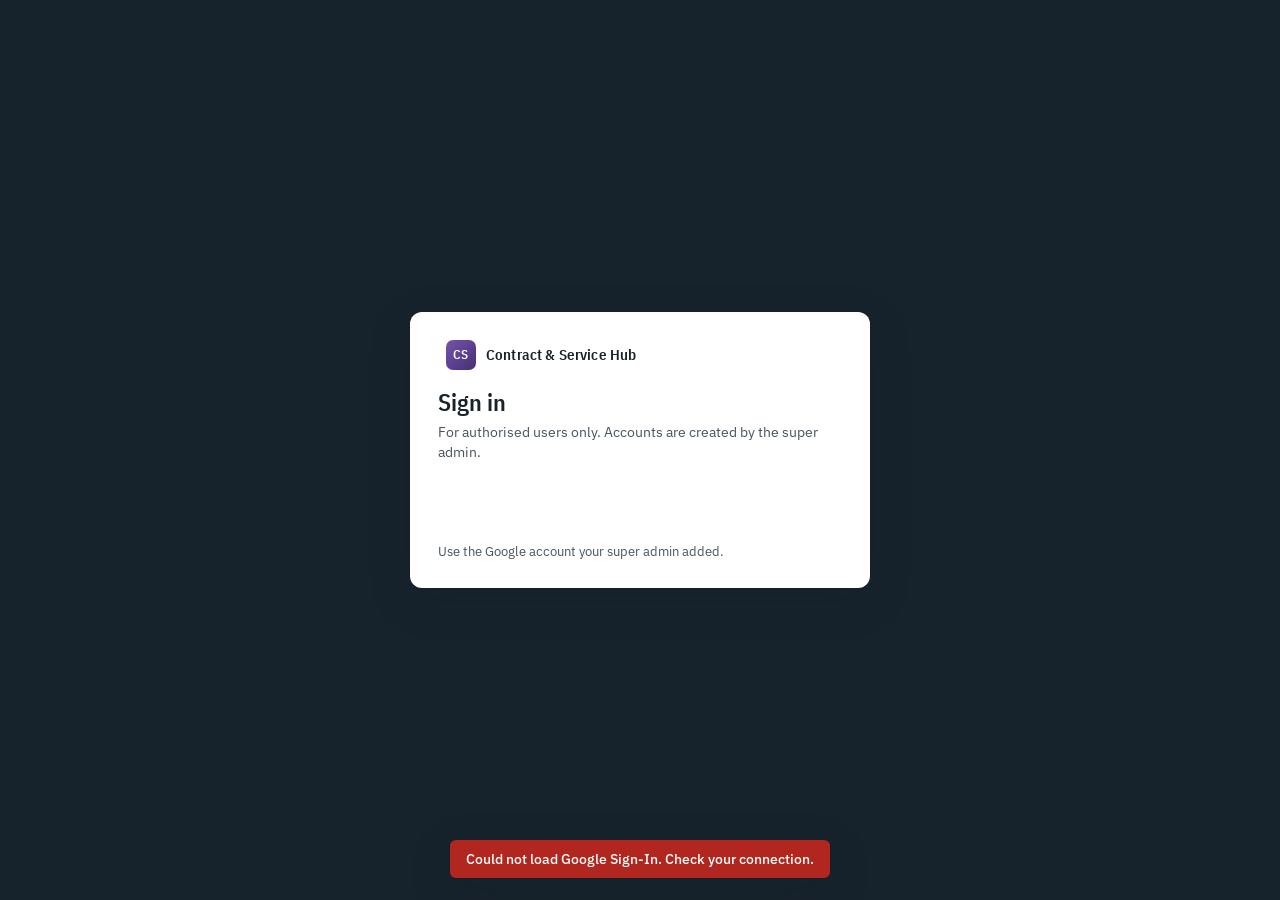
<file: index.html>
<!doctype html>
<html lang="en">
<head>
  <meta charset="utf-8">
  <meta name="viewport" content="width=device-width,initial-scale=1">
  <title>Contract & Service Hub</title>
  <meta name="description" content="Contracts, work orders, variations, progress claims, bonds and service reports in one place.">
  <link rel="preconnect" href="https://fonts.googleapis.com">
  <link rel="preconnect" href="https://fonts.gstatic.com" crossorigin>
  <link rel="stylesheet" href="https://fonts.googleapis.com/css2?family=IBM+Plex+Mono:wght@500&family=IBM+Plex+Sans+Condensed:wght@500;600&family=IBM+Plex+Sans:wght@400;500;600&display=swap">
  <link rel="stylesheet" href="assets/style.css?v=5">
</head>
<body>
  <div id="app">
    <div class="boot">Loading Contract & Service Hub…</div>
  </div>
  <div id="drawer" class="drawer" hidden></div>
  <div id="toast" class="toast" role="status" aria-live="polite" hidden></div>
  <noscript>Contract & Service Hub needs JavaScript turned on.</noscript>

  <script src="config.js?v=3"></script>
  <script src="assets/core.js?v=6"></script>
  <script src="assets/templates.js?v=3"></script>
  <script src="assets/archive.js?v=3"></script>
  <script src="assets/api.js?v=4"></script>
  <script src="assets/app.js?v=6"></script>
</body>
</html>
</file>
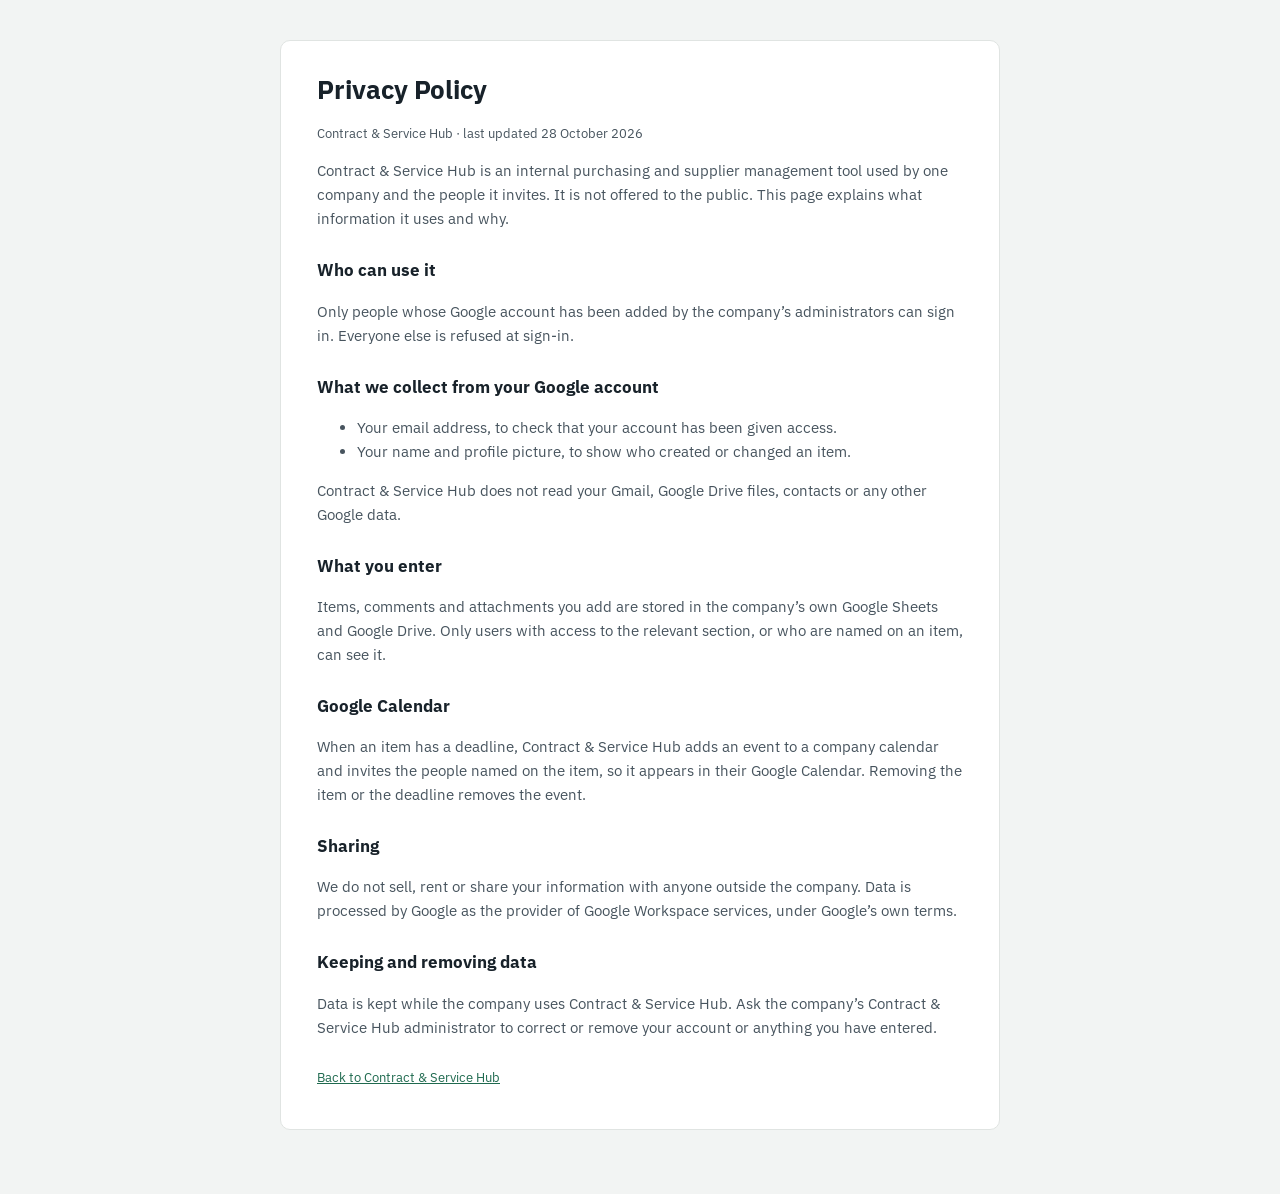
<file: privacy.html>
<!doctype html>
<html lang="en">
<head>
  <meta charset="utf-8">
  <meta name="viewport" content="width=device-width,initial-scale=1">
  <title>Privacy Policy · Contract & Service Hub</title>
  <link rel="stylesheet" href="https://fonts.googleapis.com/css2?family=IBM+Plex+Sans:wght@400;600&display=swap">
  <style>
    :root { --bg: #f2f4f3; --surface: #fff; --ink: #18222a; --ink-2: #47545e; --line: #e0e4e2; --accent: #1f6a4f; color-scheme: light; }
    @media (prefers-color-scheme: dark) {
      :root { --bg: #11171c; --surface: #182128; --ink: #e3e9ed; --ink-2: #a8b4bd; --line: #2a3640; --accent: #6cc6a0; color-scheme: dark; }
    }
    body { margin: 0; background: var(--bg); color: var(--ink); font: 15px/1.6 "IBM Plex Sans", "Segoe UI", system-ui, sans-serif; }
    main { max-width: 720px; margin: 0 auto; padding: 40px 16px 64px; }
    article { background: var(--surface); border: 1px solid var(--line); border-radius: 10px; padding: 28px clamp(18px, 4vw, 36px); }
    h1 { font-size: 26px; margin: 0 0 4px; }
    h2 { font-size: 17px; margin: 26px 0 6px; }
    p, li { color: var(--ink-2); }
    a { color: var(--accent); }
    .muted { font-size: 13px; color: var(--ink-2); }
  </style>
</head>
<body>
  <main>
    <article>
      <h1>Privacy Policy</h1>
      <p class="muted">Contract & Service Hub · last updated 28 October 2026</p>

      <p>Contract & Service Hub is an internal purchasing and supplier management tool used by one company and the people it invites. It is not offered to the public. This page explains what information it uses and why.</p>

      <h2>Who can use it</h2>
      <p>Only people whose Google account has been added by the company’s administrators can sign in. Everyone else is refused at sign-in.</p>

      <h2>What we collect from your Google account</h2>
      <ul>
        <li>Your email address, to check that your account has been given access.</li>
        <li>Your name and profile picture, to show who created or changed an item.</li>
      </ul>
      <p>Contract & Service Hub does not read your Gmail, Google Drive files, contacts or any other Google data.</p>

      <h2>What you enter</h2>
      <p>Items, comments and attachments you add are stored in the company’s own Google Sheets and Google Drive. Only users with access to the relevant section, or who are named on an item, can see it.</p>

      <h2>Google Calendar</h2>
      <p>When an item has a deadline, Contract & Service Hub adds an event to a company calendar and invites the people named on the item, so it appears in their Google Calendar. Removing the item or the deadline removes the event.</p>

      <h2>Sharing</h2>
      <p>We do not sell, rent or share your information with anyone outside the company. Data is processed by Google as the provider of Google Workspace services, under Google’s own terms.</p>

      <h2>Keeping and removing data</h2>
      <p>Data is kept while the company uses Contract & Service Hub. Ask the company’s Contract & Service Hub administrator to correct or remove your account or anything you have entered.</p>

      <p class="muted" style="margin-top:28px"><a href="./">Back to Contract & Service Hub</a></p>
    </article>
  </main>
</body>
</html>
</file>
<file: assets/style.css>
/* Layout: dark slate sidebar + pale steel workspace; dense, scannable boards and tables. */
:root {
  --bg: #f2f4f3;
  --surface: #ffffff;
  --surface-2: #f7f8f7;
  --line: #e0e4e2;
  --line-strong: #c6ccc9;
  --ink: #18222a;
  --ink-2: #47545e;
  --ink-3: #75818a;
  --accent: #5b3f8f;
  --accent-ink: #ffffff;
  --accent-soft: #ebe5f5;
  --ok: #2c7a4b;
  --ok-soft: #e1f1e7;
  --warn: #a96300;
  --warn-soft: #fbeed6;
  --crit: #b1271f;
  --crit-soft: #f9e0dd;
  --side: #17232c;
  --side-2: #22313c;
  --side-ink: #b9c6cf;
  --side-hi: #ffffff;
  /* option colours: strong (text / fills) and soft (chip backgrounds) */
  --gray: #66727b; --gray-soft: #eceeed;
  --blue: #2a6aa0; --blue-soft: #e1ecf6;
  --teal: #1f7f7a; --teal-soft: #ddf1ef;
  --green: #2c7a4b; --green-soft: #e1f1e7;
  --amber: #a96300; --amber-soft: #fbeed6;
  --red: #b1271f; --red-soft: #f9e0dd;
  --purple: #6b4aa3; --purple-soft: #ece6f6;
  --shadow: 0 1px 2px rgba(16, 28, 38, .07), 0 1px 1px rgba(16, 28, 38, .04);
  --shadow-lg: 0 12px 40px rgba(16, 28, 38, .22);
  --font: "IBM Plex Sans", "Segoe UI", system-ui, -apple-system, sans-serif;
  --cond: "IBM Plex Sans Condensed", "IBM Plex Sans", "Arial Narrow", system-ui, sans-serif;
  --mono: "IBM Plex Mono", ui-monospace, Consolas, monospace;
  --r: 8px;
  color-scheme: light;
}
@media (prefers-color-scheme: dark) {
  :root {
    --bg: #11171c;
    --surface: #182128;
    --surface-2: #1d272f;
    --line: #2a3640;
    --line-strong: #3a4853;
    --ink: #e3e9ed;
    --ink-2: #a8b4bd;
    --ink-3: #7b8892;
    --accent: #b49be0;
    --accent-ink: #1a1027;
    --accent-soft: #2b2240;
    --ok: #6cc28f;
    --ok-soft: #17301f;
    --warn: #e3aa4c;
    --warn-soft: #34280f;
    --crit: #f08b81;
    --crit-soft: #3b1d1a;
    --side: #0c1216;
    --side-2: #17222a;
    --side-ink: #9eadb8;
    --side-hi: #ffffff;
    --gray: #a3adb5; --gray-soft: #262f36;
    --blue: #7fb3e0; --blue-soft: #1a2c3c;
    --teal: #6fcbc4; --teal-soft: #15302e;
    --green: #6cc28f; --green-soft: #17301f;
    --amber: #e3aa4c; --amber-soft: #34280f;
    --red: #f08b81; --red-soft: #3b1d1a;
    --purple: #b9a0e6; --purple-soft: #2a2238;
    --shadow: 0 1px 2px rgba(0, 0, 0, .35);
    --shadow-lg: 0 12px 40px rgba(0, 0, 0, .55);
    color-scheme: dark;
  }
}

* { box-sizing: border-box; }
html, body { margin: 0; }
body {
  background: var(--bg);
  color: var(--ink);
  font: 14px/1.45 var(--font);
  -webkit-font-smoothing: antialiased;
}
[hidden] { display: none !important; }
a { color: var(--accent); }
button, input, select, textarea { font: inherit; color: inherit; }
:focus-visible { outline: 2px solid var(--accent); outline-offset: 2px; }
h1, h2, h3 { text-wrap: balance; margin: 0; }
.boot { padding: 48px 24px; color: var(--ink-3); }
.muted { color: var(--ink-3); }
.grow { flex: 1 1 auto; }

/* ---------- shell ---------- */
.shell { display: grid; grid-template-columns: 236px minmax(0, 1fr); min-height: 100vh; }
.side {
  background: var(--side); color: var(--side-ink); display: flex; flex-direction: column;
  position: sticky; top: 0; height: 100vh; padding: 18px 12px; gap: 16px; overflow-y: auto;
}
.brand { display: flex; align-items: center; gap: 10px; padding: 0 8px; }
.mark {
  width: 30px; height: 30px; border-radius: 7px; flex: none;
  background: linear-gradient(135deg, #7454a8, #5b3f8f 55%, #46306f);
  display: grid; place-items: center; color: #fff; font: 600 13px var(--cond); letter-spacing: .04em;
}
.brand b { display: block; color: var(--side-hi); font: 600 15px/1.2 var(--cond); letter-spacing: .01em; }
.brand small { display: block; font-size: 11px; letter-spacing: .08em; text-transform: uppercase; color: var(--side-ink); opacity: .8; }
.nav { display: flex; flex-direction: column; gap: 2px; }
.nav-h { font: 600 10.5px var(--cond); letter-spacing: .12em; text-transform: uppercase; color: var(--side-ink); opacity: .65; padding: 12px 10px 4px; }
.nav a {
  display: flex; align-items: center; gap: 10px; padding: 7px 10px; border-radius: 6px;
  color: var(--side-ink); text-decoration: none; font-weight: 500; min-width: 0;
}
.nav a .lbl { white-space: nowrap; overflow: hidden; text-overflow: ellipsis; }
.nav a:hover { background: var(--side-2); color: var(--side-hi); }
.nav a.on { background: var(--side-2); color: var(--side-hi); box-shadow: inset 2px 0 0 #9a7fd0; }
.nav svg { width: 17px; height: 17px; flex: none; stroke: currentColor; fill: none; stroke-width: 1.7; stroke-linecap: round; stroke-linejoin: round; }
.nav .count { margin-left: auto; font: 500 11px var(--mono); background: #8a2a22; color: #fff; padding: 1px 6px; border-radius: 9px; }
.smark { width: 18px; height: 18px; border-radius: 4px; flex: none; display: inline-grid; place-items: center; color: #fff; font: 600 10.5px var(--cond); vertical-align: -4px; }
.side-foot { margin-top: auto; display: flex; flex-direction: column; gap: 10px; padding: 0 6px; }
.me { display: flex; align-items: center; gap: 9px; min-width: 0; }
.me .who { min-width: 0; }
.me b { display: block; color: var(--side-hi); font-weight: 500; white-space: nowrap; overflow: hidden; text-overflow: ellipsis; }
.me small { display: block; font-size: 11px; white-space: nowrap; overflow: hidden; text-overflow: ellipsis; }
.side-foot .links { display: flex; gap: 12px; font-size: 12.5px; }
.side-foot .links button { background: none; border: 0; padding: 0; color: var(--side-ink); cursor: pointer; text-decoration: underline; text-underline-offset: 3px; }
.side-foot .links button:hover { color: var(--side-hi); }

.main { min-width: 0; padding: 22px 28px 48px; display: flex; flex-direction: column; gap: 16px; }
.banner {
  background: var(--warn-soft); color: var(--ink); border: 1px solid color-mix(in srgb, var(--warn) 35%, transparent);
  border-radius: var(--r); padding: 8px 12px; display: flex; flex-wrap: wrap; gap: 6px 14px; align-items: center; font-size: 13px;
}
.banner b { color: var(--warn); }
.banner button { background: none; border: 0; padding: 0; color: var(--accent); cursor: pointer; text-decoration: underline; font-size: 13px; }

/* ---------- headers, toolbars, buttons ---------- */
.head { display: flex; flex-wrap: wrap; align-items: flex-end; justify-content: space-between; gap: 12px; }
.head h1 { font: 600 24px/1.15 var(--cond); letter-spacing: .005em; }
.head .sub { color: var(--ink-3); margin-top: 3px; max-width: 75ch; }
.crumb { font-size: 12.5px; color: var(--ink-3); margin-bottom: 4px; }
.crumb a { color: var(--ink-3); }
.toolbar { display: flex; flex-wrap: wrap; gap: 8px; align-items: center; }
.toolbar .grow { flex: 1 1 220px; }
.toolbar select, .toolbar input[type=search] {
  height: 34px; border: 1px solid var(--line-strong); background: var(--surface); border-radius: 6px; padding: 0 10px; min-width: 0;
}
.toolbar input[type=search] { width: 100%; }
.btn {
  height: 34px; padding: 0 14px; border-radius: 6px; border: 1px solid var(--line-strong); background: var(--surface);
  font-weight: 500; cursor: pointer; display: inline-flex; align-items: center; gap: 6px; white-space: nowrap; text-decoration: none; color: var(--ink);
}
.btn:hover { border-color: var(--ink-3); }
.btn.primary { background: var(--accent); border-color: var(--accent); color: var(--accent-ink); }
.btn.primary:hover { filter: brightness(1.08); }
.btn.danger { color: var(--crit); border-color: color-mix(in srgb, var(--crit) 45%, transparent); }
.btn.danger.armed { background: var(--crit); color: #fff; }
.btn:disabled { opacity: .55; cursor: default; }
.btn.sm { height: 28px; padding: 0 10px; font-size: 13px; }
.ibtn { width: 26px; height: 26px; border-radius: 5px; border: 1px solid var(--line); background: var(--surface); cursor: pointer; color: var(--ink-2); padding: 0; }
.ibtn:hover:not(:disabled) { border-color: var(--ink-3); color: var(--ink); }
.ibtn:disabled { opacity: .35; cursor: default; }
.linkbtn { background: none; border: 0; padding: 0; color: var(--accent); cursor: pointer; text-decoration: underline; text-underline-offset: 2px; text-align: left; }
.seg { display: inline-flex; border: 1px solid var(--line-strong); border-radius: 6px; overflow: hidden; }
.seg button { height: 32px; padding: 0 12px; border: 0; background: var(--surface); cursor: pointer; font-weight: 500; color: var(--ink-2); }
.seg button + button { border-left: 1px solid var(--line-strong); }
.seg button.on { background: var(--accent-soft); color: var(--accent); }

/* ---------- chips, avatars, colours ---------- */
.chip {
  display: inline-flex; align-items: center; gap: 4px; height: 20px; padding: 0 7px; border-radius: 4px;
  font-size: 11.5px; font-weight: 500; white-space: nowrap; background: var(--surface-2); color: var(--ink-2); border: 1px solid var(--line);
}
.chip.ok { background: var(--ok-soft); color: var(--ok); border-color: transparent; }
.chip.warn { background: var(--warn-soft); color: var(--warn); border-color: transparent; }
.chip.crit { background: var(--crit-soft); color: var(--crit); border-color: transparent; }
.chip.info { background: var(--accent-soft); color: var(--accent); border-color: transparent; }
.c-gray { background: var(--gray-soft); color: var(--gray); border-color: transparent; }
.c-blue { background: var(--blue-soft); color: var(--blue); border-color: transparent; }
.c-teal { background: var(--teal-soft); color: var(--teal); border-color: transparent; }
.c-green { background: var(--green-soft); color: var(--green); border-color: transparent; }
.c-amber { background: var(--amber-soft); color: var(--amber); border-color: transparent; }
.c-red { background: var(--red-soft); color: var(--red); border-color: transparent; }
.c-purple { background: var(--purple-soft); color: var(--purple); border-color: transparent; }
.f-gray { background: var(--gray); } .f-blue { background: var(--blue); } .f-teal { background: var(--teal); }
.f-green { background: var(--green); } .f-amber { background: var(--amber); } .f-red { background: var(--red); } .f-purple { background: var(--purple); }
.dot { width: 9px; height: 9px; border-radius: 50%; flex: none; display: inline-block; }
.av {
  width: 24px; height: 24px; border-radius: 50%; flex: none; display: inline-grid; place-items: center;
  color: #fff; font: 600 10.5px var(--font); letter-spacing: .02em;
}
.av.lg { width: 32px; height: 32px; font-size: 12px; }
.avs { display: inline-flex; }
.avs .av { box-shadow: 0 0 0 2px var(--surface); }
.avs .av + .av { margin-left: -6px; }
.av.more { background: var(--line-strong); color: var(--ink); }
.who { display: inline-flex; align-items: center; gap: 6px; }
.pbar { display: inline-block; width: 54px; height: 6px; border-radius: 3px; background: var(--line); overflow: hidden; vertical-align: middle; }
.pbar i { display: block; height: 100%; background: var(--accent); }

/* ---------- dashboard ---------- */
.scards { display: grid; grid-template-columns: repeat(auto-fill, minmax(290px, 1fr)); gap: 14px; }
.scard {
  background: var(--surface); border: 1px solid var(--line); border-radius: var(--r); padding: 14px 16px;
  display: flex; flex-direction: column; gap: 12px; text-decoration: none; color: var(--ink); min-width: 0;
}
.scard:hover { border-color: var(--line-strong); box-shadow: var(--shadow); }
.sc-h { display: flex; align-items: center; gap: 8px; }
.sc-h b { font: 600 16px var(--cond); flex: 1; min-width: 0; white-space: nowrap; overflow: hidden; text-overflow: ellipsis; }
.sc-n { display: grid; grid-template-columns: repeat(3, minmax(0, 1fr)); gap: 8px; }
.sc-t { display: flex; flex-wrap: wrap; gap: 4px 14px; font-size: 12.5px; color: var(--ink-3); }
.sc-t b { color: var(--ink); font-variant-numeric: tabular-nums; }
.kpi { min-width: 0; }
.kpi .v { font: 600 22px/1.15 var(--cond); font-variant-numeric: tabular-nums; white-space: nowrap; overflow: hidden; text-overflow: ellipsis; }
.kpi .v.warn { color: var(--warn); }
.kpi .v.crit { color: var(--crit); }
.kpi .l { font-weight: 500; font-size: 12.5px; margin-top: 2px; }
.kpi .s { font-size: 12px; color: var(--ink-3); }
.segbar { display: flex; height: 8px; border-radius: 4px; overflow: hidden; gap: 2px; }
.segbar i { display: block; min-width: 3px; }
.seglegend { display: flex; flex-wrap: wrap; gap: 3px 12px; font-size: 11.5px; color: var(--ink-3); }
.seglegend i { display: inline-block; width: 8px; height: 8px; border-radius: 2px; margin-right: 5px; }
.grid2 { display: grid; grid-template-columns: minmax(0, 1fr) minmax(0, 1fr); gap: 14px; align-items: start; }
.panel { background: var(--surface); border: 1px solid var(--line); border-radius: var(--r); padding: 14px 16px; display: flex; flex-direction: column; gap: 10px; min-width: 0; }
.panel h2 { font: 600 12px var(--cond); text-transform: uppercase; letter-spacing: .09em; color: var(--ink-3); }
.panel .ph { display: flex; justify-content: space-between; align-items: baseline; gap: 10px; }
.panel .ph a { font-size: 12.5px; }
.alerts { list-style: none; margin: 0; padding: 0; display: flex; flex-direction: column; }
.alerts li { display: grid; grid-template-columns: 4px minmax(0, 1fr) auto; gap: 10px; align-items: center; padding: 8px 0; border-top: 1px solid var(--line); cursor: pointer; }
.alerts li:first-child { border-top: 0; }
.alerts li:hover .at { color: var(--accent); }
.alerts .sev { align-self: stretch; border-radius: 2px; background: var(--warn); }
.alerts .sev.crit { background: var(--crit); }
.alerts .sev.none, .alerts .sev:not(.crit):not(.warn) { background: var(--line); }
.alerts .at { font-weight: 500; white-space: nowrap; overflow: hidden; text-overflow: ellipsis; }
.alerts .am { font-size: 12px; color: var(--ink-3); }
.empty { color: var(--ink-3); padding: 14px 0; }
.empty-state { text-align: center; padding: 36px 16px; color: var(--ink-3); background: var(--surface); border: 1px dashed var(--line-strong); border-radius: var(--r); }
.empty-state b { display: block; color: var(--ink); font-size: 15px; margin-bottom: 4px; }

/* ---------- tables ---------- */
.tablewrap { overflow-x: auto; background: var(--surface); border: 1px solid var(--line); border-radius: var(--r); }
table.t { width: 100%; border-collapse: collapse; font-size: 13px; }
.t th {
  text-align: left; font: 600 11.5px var(--cond); letter-spacing: .07em; text-transform: uppercase; color: var(--ink-3);
  padding: 9px 12px; border-bottom: 1px solid var(--line); white-space: nowrap; background: var(--surface-2);
}
.t td { padding: 8px 12px; border-bottom: 1px solid var(--line); vertical-align: middle; }
.t tr:last-child td { border-bottom: 0; }
.t tbody tr[data-act] { cursor: pointer; }
.t tbody tr[data-act]:hover td { background: var(--surface-2); }
.t .r { text-align: right; font-variant-numeric: tabular-nums; white-space: nowrap; }
.t .nw { white-space: nowrap; }
.t .title { font-weight: 500; min-width: 220px; }
.t tfoot td { font-weight: 600; background: var(--surface-2); border-top: 1px solid var(--line-strong); }
.matrix td, .matrix th { padding: 7px 10px; }
.matrix .sticky { position: sticky; left: 0; background: var(--surface); z-index: 1; box-shadow: 1px 0 0 var(--line); }
.matrix th.sticky { background: var(--surface-2); }
.linkrow { display: flex; gap: 8px; align-items: center; background: none; border: 0; padding: 0; cursor: pointer; text-align: left; }
.linkrow span { display: flex; flex-direction: column; }
.linkrow b { font-weight: 500; }
.linkrow small { color: var(--ink-3); font-size: 11.5px; }
.linkrow:hover b { color: var(--accent); text-decoration: underline; }
.lvl { height: 30px; border: 1px solid var(--line-strong); border-radius: 6px; background: var(--surface); padding: 0 6px; min-width: 118px; }
.lvl-viewer { background: var(--gray-soft); }
.lvl-contributor { background: var(--teal-soft); }
.lvl-editor { background: var(--blue-soft); }
.lvl-manager { background: var(--purple-soft); }
.legend-box { display: flex; flex-wrap: wrap; gap: 6px 18px; font-size: 12.5px; color: var(--ink-3); background: var(--surface); border: 1px solid var(--line); border-radius: var(--r); padding: 10px 14px; }
.legend-box b { color: var(--ink); font-weight: 600; }

/* ---------- boards ---------- */
.board { display: flex; gap: 10px; overflow-x: auto; padding-bottom: 10px; align-items: flex-start; }
.col { flex: 0 0 272px; background: var(--surface-2); border: 1px solid var(--line); border-radius: var(--r); display: flex; flex-direction: column; max-height: calc(100vh - 220px); }
.col.drop-on { border-color: var(--accent); box-shadow: 0 0 0 2px var(--accent-soft); }
.col-h { padding: 10px 12px 8px; display: flex; align-items: center; gap: 7px; border-bottom: 1px solid var(--line); }
.col-h b { font: 600 13px var(--cond); letter-spacing: .02em; }
.col-h .n { font: 500 12px var(--mono); color: var(--ink-3); }
.col-h .sum { margin-left: auto; font-size: 11.5px; color: var(--ink-3); font-variant-numeric: tabular-nums; }
.col-b { padding: 8px; display: flex; flex-direction: column; gap: 8px; overflow-y: auto; min-height: 60px; }
.col-b .none { color: var(--ink-3); font-size: 12px; text-align: center; padding: 10px 0; }
.card {
  background: var(--surface); border: 1px solid var(--line); border-radius: 6px; padding: 9px 10px; box-shadow: var(--shadow);
  display: flex; flex-direction: column; gap: 5px; cursor: pointer;
  border-left: 4px solid var(--pc, var(--line)); /* the owner's colour */
}
.card:hover { border-color: var(--line-strong); }
.card.dragging { opacity: .45; }
.card[draggable=true] { cursor: grab; }
.card .no { font: 500 11.5px var(--mono); color: var(--ink-3); white-space: nowrap; overflow: hidden; text-overflow: ellipsis; }
.card .tt { font-weight: 500; line-height: 1.35; overflow-wrap: anywhere; }
.card .cl { font-size: 12px; color: var(--ink-3); overflow-wrap: anywhere; }
.card .ft { display: flex; flex-wrap: wrap; gap: 4px; align-items: center; margin-top: 2px; }
.card .ft .sp { flex: 1; }
.card .meta { font-size: 11.5px; color: var(--ink-3); display: inline-flex; align-items: center; gap: 3px; }
.statline { display: flex; flex-wrap: wrap; gap: 6px 18px; font-size: 12.5px; color: var(--ink-3); }
.statline b { color: var(--ink); font-variant-numeric: tabular-nums; }

/* ---------- my work ---------- */
.group h2 { font: 600 13px var(--cond); text-transform: uppercase; letter-spacing: .08em; color: var(--ink-3); margin: 6px 0; }
.group h2.crit { color: var(--crit); }
.list { background: var(--surface); border: 1px solid var(--line); border-radius: var(--r); }
.li { display: grid; grid-template-columns: 22px minmax(0, 1fr) auto; gap: 10px; align-items: center; padding: 9px 12px; border-top: 1px solid var(--line); cursor: pointer; }
.li:first-child { border-top: 0; }
.li:hover b { color: var(--accent); }
.li .tx { min-width: 0; }
.li .tx b { font-weight: 500; display: block; overflow-wrap: anywhere; }
.li .tx small { color: var(--ink-3); font-size: 12px; }
.li .rt { display: flex; gap: 5px; align-items: center; flex-wrap: wrap; justify-content: flex-end; }

/* ---------- customize columns ---------- */
.tfs { display: flex; flex-direction: column; gap: 10px; }
.tf { background: var(--surface); border: 1px solid var(--line); border-radius: var(--r); padding: 12px 14px; display: flex; flex-direction: column; gap: 10px; }
.tf.stage { border-color: color-mix(in srgb, var(--accent) 45%, var(--line)); }
.tf-row { display: flex; flex-wrap: wrap; gap: 10px; align-items: flex-end; }
.tf-row .fld.grow { flex: 1 1 220px; }
.tf-row .fld select { min-width: 190px; }
.tf-n { font: 500 12px var(--mono); color: var(--ink-3); width: 20px; padding-bottom: 9px; }
.tf-act { display: flex; gap: 6px; align-items: center; padding-bottom: 2px; }
.tf-flags { display: flex; flex-wrap: wrap; gap: 6px 18px; padding-left: 30px; }
.mini { display: inline-flex; align-items: center; gap: 6px; font-size: 12.5px; color: var(--ink-2); white-space: nowrap; }
.mini input[type=number] { width: 54px; height: 28px; border: 1px solid var(--line-strong); border-radius: 5px; padding: 0 6px; background: var(--surface); }
.opts { margin-left: 30px; display: flex; flex-direction: column; gap: 6px; border-left: 2px solid var(--line); padding-left: 12px; }
.opts-h { display: flex; flex-wrap: wrap; gap: 4px 12px; font-size: 12px; font-weight: 500; color: var(--ink-2); }
.opts-h .muted { font-weight: 400; }
.opt { display: flex; flex-wrap: wrap; gap: 6px; align-items: center; }
.opt input[type=text] { flex: 1 1 160px; min-width: 0; height: 30px; border: 1px solid var(--line-strong); border-radius: 5px; padding: 0 8px; background: var(--surface); }
.opt select { height: 30px; border: 1px solid var(--line-strong); border-radius: 5px; background: var(--surface); padding: 0 4px; }
.opts > .btn { align-self: flex-start; }

/* ---------- drawer & forms ---------- */
.drawer { position: fixed; inset: 0; z-index: 50; display: flex; justify-content: flex-end; }
.drawer .scrim { position: absolute; inset: 0; background: rgba(10, 18, 24, .38); }
.drawer .pane {
  position: relative; width: min(620px, 100vw); height: 100%; background: var(--surface); box-shadow: var(--shadow-lg);
  display: flex; flex-direction: column; animation: slide .16s ease-out;
}
@keyframes slide { from { transform: translateX(24px); } }
@media (prefers-reduced-motion: reduce) { .drawer .pane { animation: none; } }
.pane-h { display: flex; align-items: flex-start; gap: 10px; padding: 16px 20px 12px; border-bottom: 1px solid var(--line); }
.pane-h .k { font: 600 11.5px var(--cond); text-transform: uppercase; letter-spacing: .09em; color: var(--ink-3); }
.pane-h h2 { font: 600 19px/1.25 var(--cond); overflow-wrap: anywhere; }
.pane-h .x { margin-left: auto; background: none; border: 0; font-size: 22px; line-height: 1; cursor: pointer; color: var(--ink-3); padding: 2px 6px; }
.pane-b { overflow-y: auto; padding: 16px 20px 28px; display: flex; flex-direction: column; gap: 20px; }
.form { display: grid; grid-template-columns: 1fr 1fr; gap: 12px 14px; }
.fld { display: flex; flex-direction: column; gap: 4px; min-width: 0; }
.fld.wide, .form .wide { grid-column: 1 / -1; }
.fld > span { font-size: 12px; font-weight: 500; color: var(--ink-2); }
.fld input:not([type=checkbox]):not([type=radio]), .fld select, .fld textarea {
  border: 1px solid var(--line-strong); background: var(--surface); border-radius: 6px; padding: 7px 9px; width: 100%; min-width: 0;
}
.fld textarea { min-height: 80px; resize: vertical; }
.fld input:disabled, .fld select:disabled, .fld textarea:disabled { background: var(--surface-2); color: var(--ink-2); }
.fld.chk { flex-direction: row; align-items: center; gap: 8px; padding-top: 18px; }
.fld.chk input { width: 16px; height: 16px; }
.form-actions { grid-column: 1 / -1; display: flex; gap: 8px; align-items: center; flex-wrap: wrap; }
.form-actions .sp { flex: 1; }
.pick { border: 1px solid var(--line-strong); border-radius: 6px; background: var(--surface); }
.pick > summary { list-style: none; cursor: pointer; padding: 6px 9px; min-height: 36px; display: flex; flex-wrap: wrap; gap: 5px; align-items: center; }
.pick > summary::-webkit-details-marker { display: none; }
.pick[data-ro] > summary { cursor: default; background: var(--surface-2); }
.pchip { display: inline-flex; align-items: center; gap: 5px; background: var(--surface-2); border: 1px solid var(--line); border-radius: 14px; padding: 1px 8px 1px 1px; font-size: 12.5px; }
.pchip .av { width: 20px; height: 20px; font-size: 9px; }
.pick-b { border-top: 1px solid var(--line); padding: 8px; display: flex; flex-direction: column; gap: 2px; max-height: 240px; overflow-y: auto; }
.pick-b input[type=search] { border: 1px solid var(--line-strong); border-radius: 5px; padding: 5px 8px; margin-bottom: 4px; background: var(--surface); }
.prow { display: flex; align-items: center; gap: 8px; padding: 4px 6px; border-radius: 5px; cursor: pointer; font-size: 13px; }
.prow:hover { background: var(--surface-2); }
.prow small { color: var(--ink-3); margin-left: auto; font-size: 11.5px; }
.acc-list, .tpl-list { display: flex; flex-direction: column; gap: 6px; }
.acc { display: flex; align-items: center; gap: 8px; padding: 6px 8px; border: 1px solid var(--line); border-radius: 6px; }
.acc > span:not(.smark) { flex: 1; font-size: 13px; }
.acc select { width: auto !important; min-width: 140px; }
.tpl { display: flex; gap: 10px; align-items: flex-start; padding: 10px 12px; border: 1px solid var(--line); border-radius: 6px; cursor: pointer; }
.tpl:has(input:checked) { border-color: var(--accent); background: var(--accent-soft); }
.tpl input { margin-top: 3px; }
.tpl b { display: block; font-weight: 600; }
.tpl small { color: var(--ink-3); font-size: 12.5px; }
.sec h3 { font: 600 12px var(--cond); text-transform: uppercase; letter-spacing: .09em; color: var(--ink-3); margin-bottom: 8px; display: flex; justify-content: space-between; align-items: center; gap: 8px; }
.rel { list-style: none; margin: 0; padding: 0; border: 1px solid var(--line); border-radius: 6px; }
.rel li { display: flex; gap: 6px; align-items: center; padding: 7px 10px; border-top: 1px solid var(--line); cursor: pointer; font-size: 13px; }
.rel li:first-child { border-top: 0; }
.rel li span:first-child { flex: 1; min-width: 0; }
.rel li:hover span:first-child { color: var(--accent); }
.files { list-style: none; margin: 0; padding: 0; display: flex; flex-direction: column; gap: 6px; }
.files li { display: flex; flex-wrap: wrap; gap: 8px; align-items: center; font-size: 13px; }
.files small { color: var(--ink-3); white-space: nowrap; }
.thread { display: flex; flex-direction: column; gap: 12px; }
.msg { display: grid; grid-template-columns: 24px minmax(0, 1fr); gap: 9px; }
.msg .bd { min-width: 0; }
.msg .hd { font-size: 12px; color: var(--ink-3); }
.msg .hd b { color: var(--ink); font-weight: 500; }
.msg .tx { white-space: pre-wrap; overflow-wrap: anywhere; }
.msg.log { color: var(--ink-3); font-size: 12.5px; }
.msg.log .dot { width: 24px; height: auto; display: grid; place-items: center; background: none; }
.msg.log .dot::before { content: ""; width: 6px; height: 6px; border-radius: 50%; background: var(--line-strong); }
.composer { display: flex; flex-direction: column; gap: 8px; }
.composer textarea { border: 1px solid var(--line-strong); background: var(--surface); border-radius: 6px; padding: 8px 10px; min-height: 64px; resize: vertical; width: 100%; }
.composer .btn { align-self: flex-end; }
.comp-row { display: flex; align-items: center; gap: 8px; }
.comp-row .sp { flex: 1; }
.composer .comp-row .btn { align-self: center; }
.msg .tx a, .fld-links a { overflow-wrap: anywhere; }
.msg .mtools { display: inline-flex; gap: 10px; align-items: baseline; margin-left: 10px; }
.msg .mtools .linkbtn { font-size: 12px; }
.linkbtn.danger { color: var(--crit); }
.linkbtn.danger.armed { font-weight: 600; }
.medit { display: flex; flex-direction: column; gap: 6px; margin-top: 4px; }
.medit textarea { border: 1px solid var(--accent); background: var(--surface); border-radius: 6px; padding: 8px 10px; min-height: 64px; resize: vertical; width: 100%; }
.fld-links { display: flex; flex-wrap: wrap; gap: 4px 12px; font-size: 12.5px; margin-top: 2px; }
.photos { display: flex; flex-wrap: wrap; gap: 6px; margin-top: 6px; }
.ph { width: 132px; height: 100px; padding: 0; border: 1px solid var(--line); border-radius: 6px; overflow: hidden; background: var(--surface-2); cursor: zoom-in; position: relative; }
.ph img { width: 100%; height: 100%; object-fit: cover; display: block; }
.ph.loading img, .ph.failed img { visibility: hidden; }
.ph.loading::after, .ph.failed::after { position: absolute; inset: 0; display: grid; place-items: center; font-size: 11.5px; color: var(--ink-3); }
.ph.loading::after { content: "Loading photo…"; }
.ph.failed::after { content: "Photo unavailable"; }
.pend { display: flex; flex-wrap: wrap; gap: 6px; }
.pend:empty { display: none; }
.pthumb { position: relative; width: 72px; height: 72px; border-radius: 6px; overflow: hidden; border: 1px solid var(--line); }
.pthumb img { width: 100%; height: 100%; object-fit: cover; display: block; }
.pthumb .x { position: absolute; top: 2px; right: 2px; width: 20px; height: 20px; border-radius: 50%; border: 0; background: rgba(0, 0, 0, .6); color: #fff; font-size: 14px; line-height: 20px; padding: 0; cursor: pointer; }
.lightbox { position: fixed; inset: 0; z-index: 80; display: grid; place-items: center; padding: 16px; }
.lightbox[hidden] { display: none; }
.lightbox .scrim { position: absolute; inset: 0; background: rgba(5, 10, 14, .82); }
.lightbox figure { position: relative; margin: 0; display: flex; flex-direction: column; gap: 10px; max-width: 100%; max-height: 100%; }
.lightbox img { max-width: min(1400px, 100%); max-height: calc(100vh - 90px); object-fit: contain; border-radius: 6px; background: #fff; }
.lightbox figcaption { display: flex; gap: 8px; align-items: center; color: #fff; font-size: 13px; }
.lightbox figcaption span { flex: 1; min-width: 0; overflow: hidden; text-overflow: ellipsis; white-space: nowrap; }
.af-bar { margin: 14px 0; }
.af-bar select { max-width: 220px; }
.t tr[data-act="open"] { cursor: pointer; }

/* ---------- sign-in ---------- */
.signin { min-height: 100vh; display: grid; place-items: center; padding: 24px 16px; background: var(--side); }
.signin .box { background: var(--surface); border-radius: 12px; padding: 28px; width: min(460px, 100%); display: flex; flex-direction: column; gap: 16px; box-shadow: var(--shadow-lg); }
.signin h1 { font: 600 24px var(--cond); }
.signin p { margin: 4px 0 0; color: var(--ink-2); }
.signin .err { background: var(--crit-soft); color: var(--crit); padding: 9px 12px; border-radius: 6px; font-size: 13px; }
.demo-note { background: var(--warn-soft); border-radius: 6px; padding: 9px 12px; font-size: 13px; }
.acct-list { display: flex; flex-direction: column; gap: 6px; }
.acct { display: flex; gap: 10px; align-items: center; text-align: left; padding: 9px 10px; border: 1px solid var(--line); border-radius: 8px; background: var(--surface); cursor: pointer; }
.acct:hover { border-color: var(--accent); background: var(--accent-soft); }
.acct span { display: flex; flex-direction: column; min-width: 0; }
.acct b { font-weight: 600; }
.acct small { color: var(--ink-3); font-size: 12px; }
#gbtn { min-height: 44px; }

/* ---------- toast ---------- */
.toast {
  position: fixed; left: 50%; bottom: 22px; transform: translateX(-50%); z-index: 60; background: var(--ink); color: var(--bg);
  padding: 9px 16px; border-radius: 6px; font-weight: 500; box-shadow: var(--shadow-lg); max-width: calc(100vw - 32px);
}
.toast.err { background: var(--crit); color: #fff; }

/* ---------- responsive ---------- */
@media (max-width: 980px) {
  .grid2 { grid-template-columns: 1fr; }
}
@media (max-width: 860px) {
  .shell { grid-template-columns: 1fr; }
  .side { position: sticky; top: 0; z-index: 20; height: auto; flex-direction: row; align-items: center; padding: 10px 16px; gap: 12px; overflow-x: auto; overflow-y: hidden; }
  .brand > div, .side-foot .links, .me .who, .nav-h { display: none; }
  .brand { padding: 0; }
  .nav { flex-direction: row; }
  .nav a { padding: 7px 9px; white-space: nowrap; }
  .nav a span.lbl { display: none; }
  .nav a.on span.lbl { display: inline; }
  .side-foot { margin: 0 0 0 auto; padding: 0; }
  .main { padding: 16px 16px 40px; }
  .col { max-height: none; }
  .tf-flags, .opts { padding-left: 0; margin-left: 0; }
}
@media (max-width: 520px) {
  .form { grid-template-columns: 1fr; }
  .head h1 { font-size: 21px; }
  .tf-row .fld select { min-width: 0; }
  .tf-n { display: none; }
}

/* ---------- filter & sort ---------- */
.btn.on { border-color: var(--accent); color: var(--accent); background: var(--accent-soft); }
.sortbox { display: inline-flex; align-items: center; gap: 6px; font-size: 12.5px; color: var(--ink-3); }
.sortbox .ibtn { width: 34px; height: 34px; }
.fpanel { background: var(--surface); border: 1px solid var(--line); border-radius: var(--r); padding: 10px 12px; display: flex; flex-direction: column; gap: 8px; }
.frule { display: flex; flex-wrap: wrap; gap: 6px; align-items: center; }
.frule .fw { width: 46px; font-size: 12.5px; color: var(--ink-3); font-weight: 500; }
.frule select, .frule input { height: 32px; border: 1px solid var(--line-strong); border-radius: 6px; background: var(--surface); padding: 0 8px; min-width: 0; }
.frule input[type=text] { flex: 1 1 180px; max-width: 320px; }
.frow { display: flex; flex-wrap: wrap; gap: 12px; align-items: center; font-size: 12.5px; }
.thsort { background: none; border: 0; padding: 0; font: inherit; color: inherit; letter-spacing: inherit; text-transform: inherit; cursor: pointer; white-space: nowrap; }
.thsort:hover, .thsort.on { color: var(--accent); }
.banner.info { background: var(--accent-soft); border-color: color-mix(in srgb, var(--accent) 30%, transparent); }

/* ---------- calendar ---------- */
.ctitle { font: 600 16px var(--cond); }
.clegend { display: flex; flex-wrap: wrap; gap: 4px 14px; font-size: 12px; color: var(--ink-3); }
.clegend i { display: inline-block; width: 10px; height: 10px; border-radius: 3px; margin-right: 5px; vertical-align: -1px; background: var(--pc, hsl(var(--h) 45% 45%)); }
.clegend i.lg-late { background: var(--crit); }
.clegend i.lg-done { background: var(--line-strong); }
.cgrid { background: var(--surface); border: 1px solid var(--line); border-radius: var(--r); overflow: hidden; }
.cdow, .cdays { display: grid; grid-template-columns: repeat(7, minmax(0, 1fr)); }
.cdow span { padding: 7px 8px; font: 600 11.5px var(--cond); letter-spacing: .08em; text-transform: uppercase; color: var(--ink-3); background: var(--surface-2); border-bottom: 1px solid var(--line); }
.cday { min-height: 112px; border-right: 1px solid var(--line); border-bottom: 1px solid var(--line); padding: 4px; display: flex; flex-direction: column; gap: 3px; min-width: 0; }
.cday:nth-child(7n) { border-right: 0; }
.cday.out { background: var(--surface-2); }
.cday.out .cnum { color: var(--ink-3); }
.cnum { align-self: flex-start; background: none; border: 0; padding: 2px 6px; border-radius: 10px; font: 500 12px var(--font); cursor: pointer; color: var(--ink-2); font-variant-numeric: tabular-nums; }
.cnum:hover { background: var(--surface-2); }
.cday.today .cnum { background: var(--accent); color: var(--accent-ink); }
.ev {
  display: flex; flex-wrap: wrap; align-items: baseline; gap: 0 5px; width: 100%; text-align: left; cursor: pointer;
  border: 0; border-left: 3px solid var(--pc); background: color-mix(in srgb, var(--pc) 13%, transparent);
  border-radius: 4px; padding: 2px 6px; font-size: 12px; line-height: 1.35; color: var(--ink); min-width: 0;
}
.ev:hover { background: color-mix(in srgb, var(--pc) 24%, transparent); }
.ev .evt { font: 500 11px var(--mono); color: var(--ink-2); }
.ev .evn { flex: 1 1 0; min-width: 0; white-space: nowrap; overflow: hidden; text-overflow: ellipsis; }
.ev .evs { flex-basis: 100%; font-size: 11.5px; color: var(--ink-3); white-space: nowrap; overflow: hidden; text-overflow: ellipsis; }
.ev.late { border-left-color: var(--crit); background: var(--crit-soft); }
.ev .evw { color: var(--crit); font-size: 11px; } /* late is shown by this mark too, since a person's colour may also be red */
.ev.done { opacity: .55; }
.ev.done .evn { text-decoration: line-through; }
.more { background: none; border: 0; padding: 0 6px; text-align: left; font-size: 11.5px; color: var(--accent); cursor: pointer; }
.cweek { display: grid; grid-template-columns: repeat(7, minmax(0, 1fr)); gap: 8px; }
.wday { background: var(--surface); border: 1px solid var(--line); border-radius: var(--r); padding: 8px; display: flex; flex-direction: column; gap: 5px; min-height: 220px; min-width: 0; }
.wday.today { border-color: var(--accent); }
.wday .wh { font-size: 12.5px; color: var(--ink-3); padding-bottom: 4px; border-bottom: 1px solid var(--line); }
.wday .wh b { color: var(--ink); }
.wday .ev .evn { white-space: normal; }
.wday .none { color: var(--ink-3); font-size: 12px; }
.agenda { display: flex; flex-direction: column; gap: 12px; }
.aday { background: var(--surface); border: 1px solid var(--line); border-radius: var(--r); padding: 10px 12px; display: flex; flex-direction: column; gap: 5px; }
.aday .ah { font: 600 13px var(--cond); color: var(--ink-2); }
.aday .ah.now { color: var(--accent); }
.aday .ah.crit { color: var(--crit); }
.aday .ev { padding: 5px 8px; font-size: 13px; }
.aday .ev .evn { white-space: normal; }
@media (max-width: 980px) {
  .cweek { grid-template-columns: 1fr; }
  .wday { min-height: 0; }
}
@media (max-width: 640px) {
  .cday { min-height: 64px; padding: 2px; }
  .cday .ev .evt { display: none; }
  .cday .ev { padding: 1px 3px; font-size: 10.5px; }
  .cdow span { padding: 6px 2px; text-align: center; letter-spacing: 0; }
}

/* ---------- export menu ---------- */
.menu { position: relative; }
.menu > summary { list-style: none; }
.menu > summary::-webkit-details-marker { display: none; }
.menu > summary::after { content: "▾"; font-size: 11px; margin-left: 2px; }
.menu-b {
  position: absolute; right: 0; top: calc(100% + 6px); z-index: 30; width: 270px; background: var(--surface);
  border: 1px solid var(--line-strong); border-radius: var(--r); box-shadow: var(--shadow-lg); padding: 6px; display: flex; flex-direction: column; gap: 2px;
}
.menu-b button { display: flex; flex-direction: column; align-items: flex-start; gap: 1px; text-align: left; background: none; border: 0; border-radius: 6px; padding: 8px 10px; cursor: pointer; }
.menu-b button:hover:not(:disabled) { background: var(--accent-soft); }
.menu-b button:disabled { opacity: .6; cursor: wait; }
.menu-b b { font-weight: 600; }
.menu-b small, .menu-b p { font-size: 12px; color: var(--ink-3); }
.menu-b p { margin: 4px 10px 4px; border-top: 1px solid var(--line); padding-top: 8px; }
@media (max-width: 520px) { .menu-b { right: auto; left: 0; } }

/* ---------- global search ---------- */
.gs-btn {
  display: flex; align-items: center; gap: 9px; margin: 0 2px; padding: 7px 10px; border-radius: 6px; border: 1px solid var(--side-2);
  background: rgba(255, 255, 255, .04); color: var(--side-ink); cursor: pointer; font-weight: 500; text-align: left;
}
.gs-btn:hover { color: var(--side-hi); border-color: #3a4c58; }
.gs-btn svg, .gs-in svg { width: 16px; height: 16px; flex: none; stroke: currentColor; fill: none; stroke-width: 2; stroke-linecap: round; }
.gs-btn .lbl { flex: 1; }
.gs-btn kbd { font: 500 10.5px var(--mono); border: 1px solid #3a4c58; border-radius: 4px; padding: 1px 5px; opacity: .8; }
.gsearch { position: fixed; inset: 0; z-index: 70; display: flex; justify-content: center; align-items: flex-start; padding: 8vh 16px 16px; }
.gsearch .scrim { position: absolute; inset: 0; background: rgba(10, 18, 24, .45); }
.gs-box { position: relative; width: min(680px, 100%); max-height: 78vh; background: var(--surface); border-radius: 12px; box-shadow: var(--shadow-lg); display: flex; flex-direction: column; overflow: hidden; }
.gs-in { display: flex; align-items: center; gap: 10px; padding: 12px 14px; border-bottom: 1px solid var(--line); color: var(--ink-3); }
.gs-in input { flex: 1; min-width: 0; border: 0; outline: 0; background: none; font-size: 16px; color: var(--ink); }
.gs-in .x { background: none; border: 0; font-size: 22px; cursor: pointer; color: var(--ink-3); }
.gs-res { overflow-y: auto; padding: 6px; }
.gs-h { font: 600 11px var(--cond); letter-spacing: .1em; text-transform: uppercase; color: var(--ink-3); padding: 10px 10px 4px; }
.gs-row { display: flex; align-items: center; gap: 10px; width: 100%; text-align: left; background: none; border: 0; border-radius: 7px; padding: 8px 10px; cursor: pointer; color: var(--ink); }
.gs-row.on, .gs-row:hover { background: var(--accent-soft); }
.gs-t { flex: 1; min-width: 0; display: flex; flex-direction: column; }
.gs-t b { font-weight: 500; overflow: hidden; text-overflow: ellipsis; white-space: nowrap; }
.gs-t small { color: var(--ink-3); font-size: 12px; overflow: hidden; text-overflow: ellipsis; white-space: nowrap; }
.gs-row mark { background: color-mix(in srgb, var(--amber) 30%, transparent); color: inherit; border-radius: 2px; padding: 0 1px; }
.gs-empty { color: var(--ink-3); padding: 18px 12px; font-size: 13px; }
.gs-foot { border-top: 1px solid var(--line); padding: 8px 14px; font-size: 11.5px; color: var(--ink-3); }
@media (max-width: 860px) { .gs-btn { margin: 0; } .gs-btn .lbl, .gs-btn kbd { display: none; } }

/* ---------- item: share link & full screen ---------- */
.pane-tools { margin-left: auto; display: flex; align-items: center; gap: 6px; flex-wrap: wrap; justify-content: flex-end; }
.pane-tools .x { margin-left: 2px; }
.sharebox { display: flex; flex-wrap: wrap; gap: 6px 10px; align-items: center; padding: 8px 20px; background: var(--accent-soft); font-size: 12.5px; color: var(--ink-2); }
.sharebox input { flex: 1 1 280px; min-width: 0; border: 1px solid var(--line-strong); border-radius: 5px; padding: 5px 8px; background: var(--surface); font: 12.5px var(--mono); }
.pb-main, .pb-side { display: flex; flex-direction: column; gap: 20px; min-width: 0; }
.drawer.full .pane { width: 100vw; animation: none; }
.drawer.full .pane-h, .drawer.full .sharebox { padding-left: max(20px, calc((100vw - 1280px) / 2)); padding-right: max(20px, calc((100vw - 1280px) / 2)); }
.drawer.full .pane-b { display: grid; grid-template-columns: minmax(0, 1.25fr) minmax(0, 1fr); gap: 28px; align-items: start; padding-left: max(20px, calc((100vw - 1280px) / 2)); padding-right: max(20px, calc((100vw - 1280px) / 2)); }
.drawer.full .pb-side { position: sticky; top: 0; }
@media (max-width: 900px) { .drawer.full .pane-b { display: flex; } }

/* ---------- team performance ---------- */
.perf-kpis { grid-template-columns: repeat(auto-fill, minmax(180px, 1fr)); }
.perf-kpis .panel { padding: 12px 14px; }
.t.perf td { padding: 7px 10px; }
.t.perf .segbar { height: 10px; }
.side-foot .links a { color: var(--side-ink); text-decoration: underline; text-underline-offset: 3px; }
.side-foot .links a:hover { color: var(--side-hi); }

/* ---------- archive / restore ---------- */
.arc-sum { display: flex; flex-wrap: wrap; gap: 6px 16px; padding: 10px 12px; border: 1px solid var(--line); border-radius: 6px; background: var(--surface-2); font-size: 13px; }
.arc-sum b { font-variant-numeric: tabular-nums; }
.banner.danger { background: var(--crit-soft); border-color: color-mix(in srgb, var(--crit) 35%, transparent); }
.banner.danger b { color: var(--crit); }

/* user colours (set by a super admin in Users & access) */
.t td.owned { box-shadow: inset 4px 0 0 var(--pc); }
.ucolors { display: flex; flex-wrap: wrap; align-items: center; gap: 6px; }
.ucprev { margin-right: 6px; }
.ucsw { width: 28px; height: 28px; border-radius: 50%; border: 2px solid var(--surface); box-shadow: 0 0 0 1px var(--line-strong); cursor: pointer; padding: 0; position: relative; }
.ucsw.on { box-shadow: 0 0 0 2px var(--ink); }
.ucsw.auto { width: auto; border-radius: 14px; padding: 0 10px; font-size: 12px; background: var(--surface-2); color: var(--ink-2); }
.ucsw.custom { display: inline-grid; place-items: center; background: conic-gradient(#c0392b, #b7950b, #2e7d32, #0277bd, #6a1b9a, #c0392b); color: #fff; font-weight: 600; overflow: hidden; }
.ucsw.custom input { position: absolute; inset: 0; opacity: 0; cursor: pointer; width: 100%; height: 100%; }
</file>
